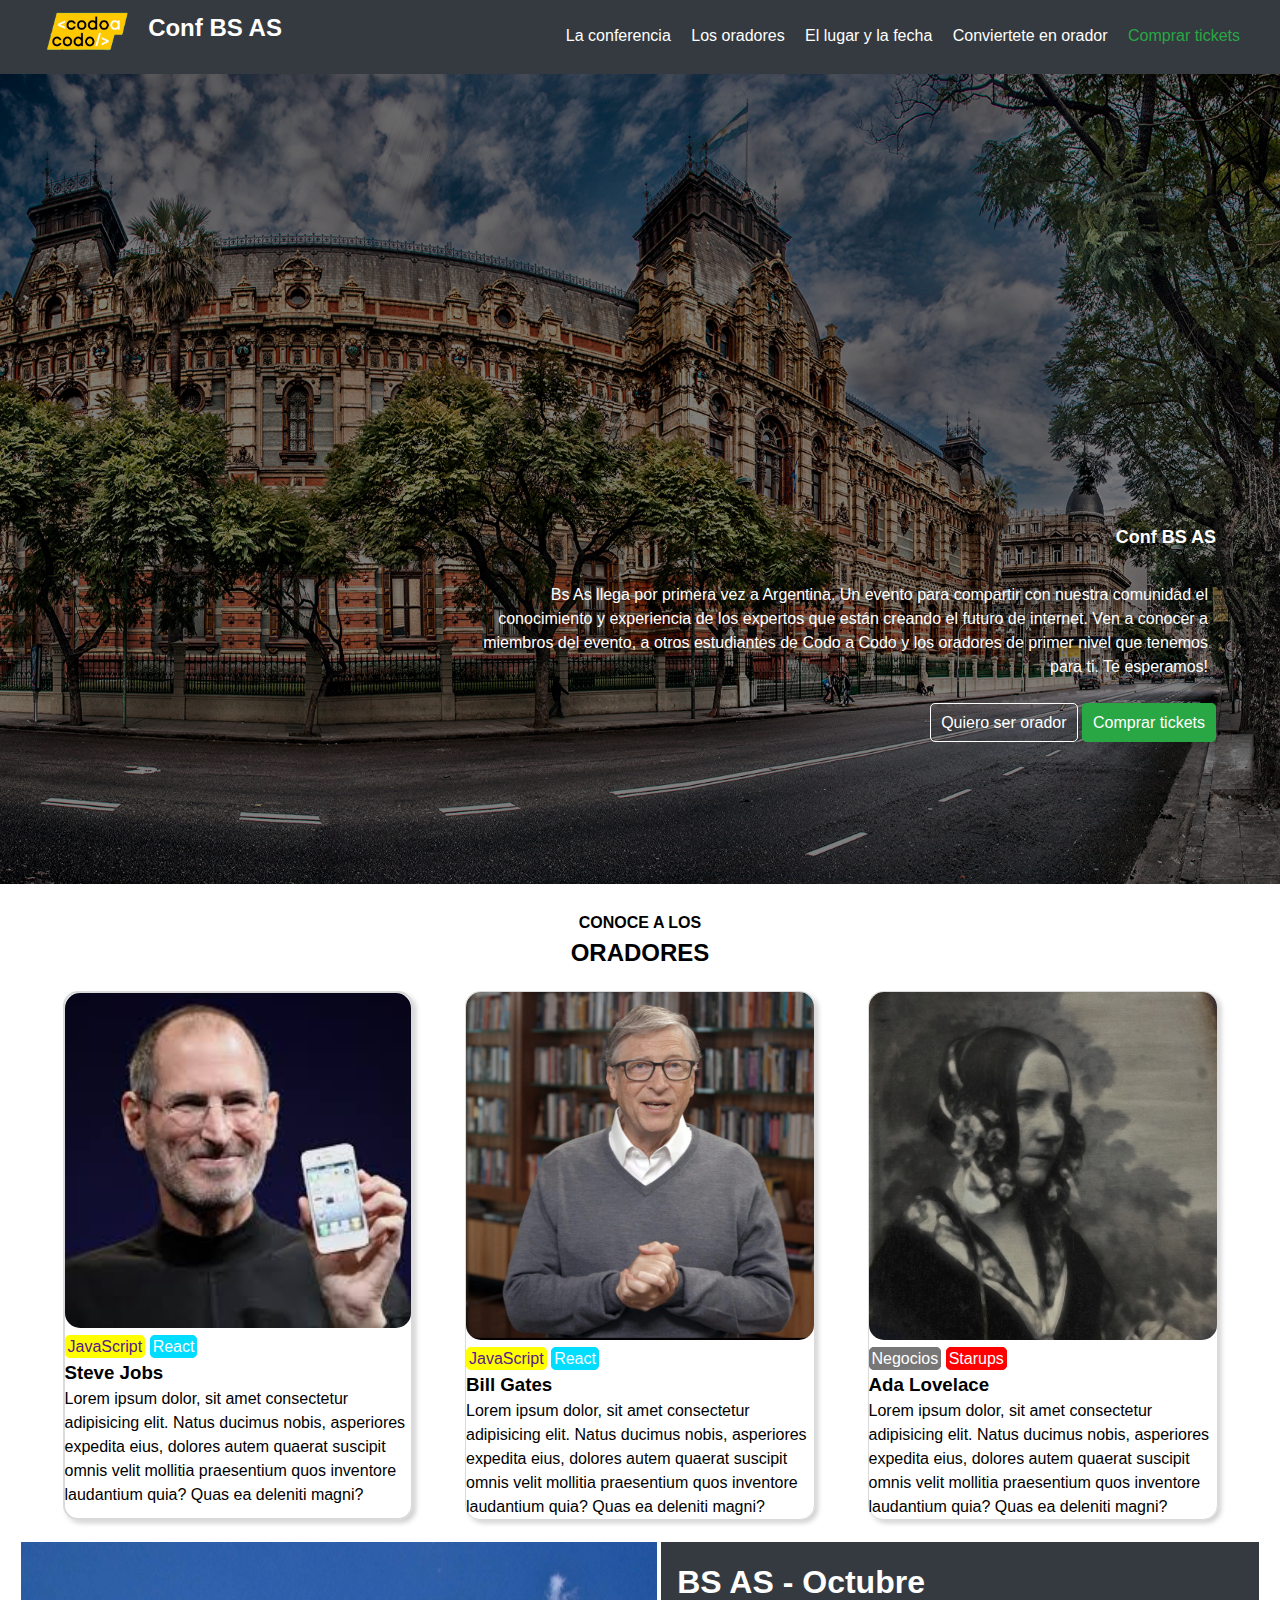
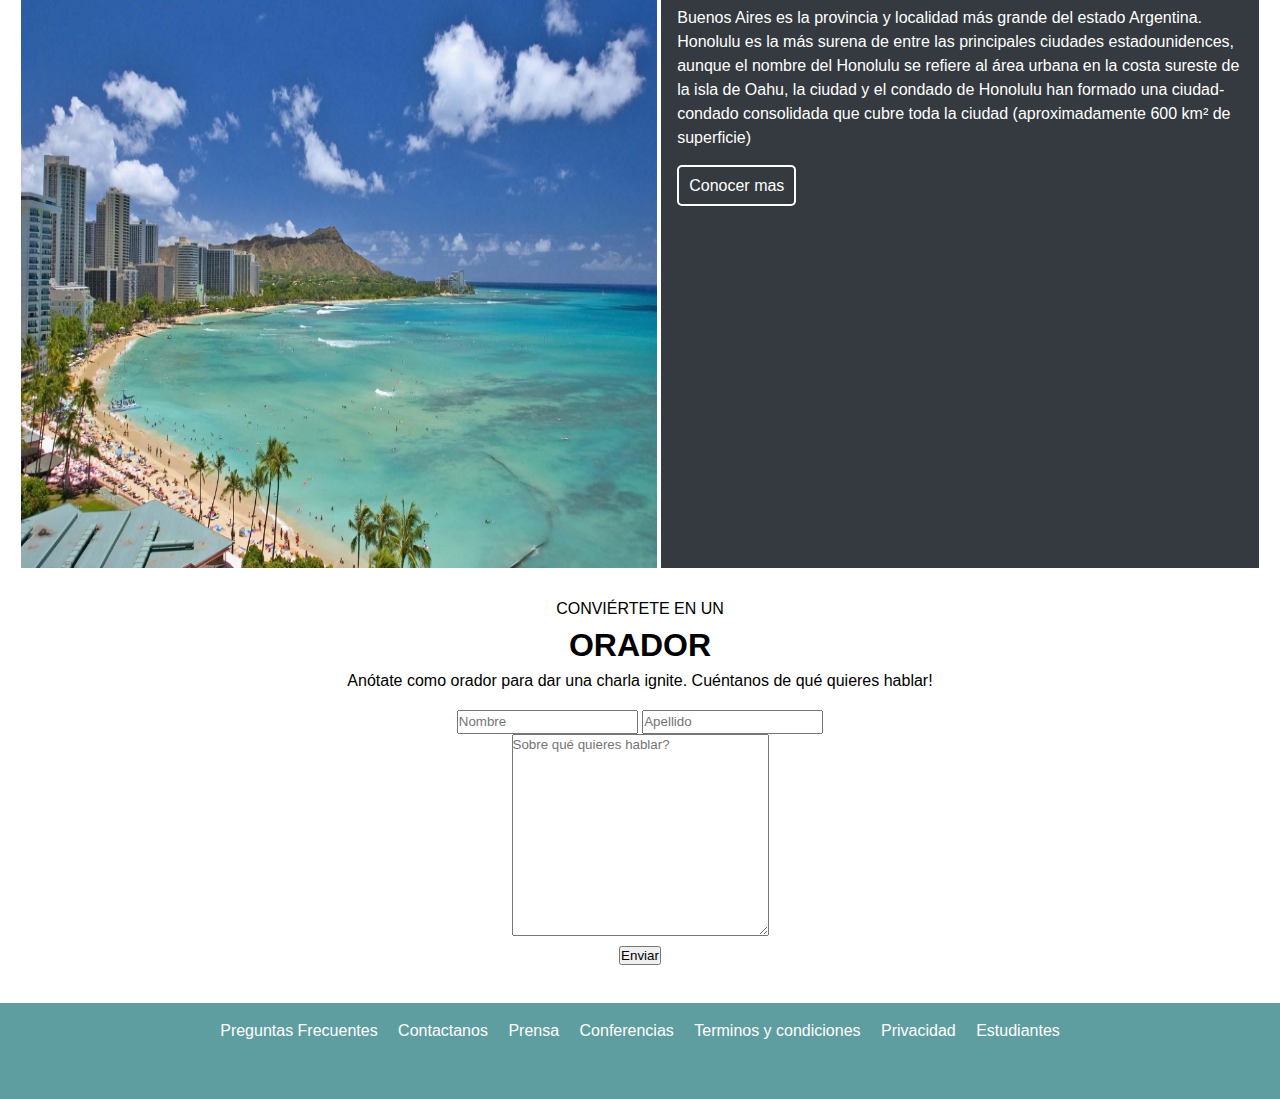
<file: Index.html>
<!DOCTYPE html>
<html lang="en">

<head>
    <meta charset="UTF-8">
    <meta name="viewport" content="width=device-width, initial-scale=1.0">
    <title>Proyecto Integrador</title>
    <link rel="shortcut icon" href="favicon.ico" type="image/x-icon">
    <link rel="stylesheet" href="./css/style.css">
</head>

<body>
    <header>
        <p>
        <div class="logo">
            <img src="./Assets/img/codoacodo.png" alt="">
            <h2> Conf BS AS</h2>
        </div>
        <nav class="logo">
            <a href=""> La conferencia</a>
            <a href="#Oradores">Los oradores</a>
            <a href="#Lugar">El lugar y la fecha</a>
            <a href="#Conviertete">Conviertete en orador</a>
            <a class="tickets" href="./Pages/Tickets.Html"> Comprar tickets</a>
        </nav>
    </header>
    <main>
        <section class="Principal">

            <img src="./Assets/img/ba1.jpg" alt="">
            <section class="textop">
                <h1>Conf BS AS</h1>
                <p>Bs As llega por primera vez a Argentina. Un evento para compartir con nuestra comunidad el conocimiento y experiencia de los expertos que están creando el futuro de internet. Ven a conocer a miembros del evento, a otros estudiantes de Codo a Codo y los oradores de primer nivel que tenemos para ti. Te esperamos!</p>
                <a href="#Oradores">Quiero ser orador</a>
                <a class="btndecolor" href="#Lugar">Comprar tickets</a>
            </section>
        </section>
    </main>
    <div class="GridContenido">
        <div class="It-1">
            <div>
                <h4>CONOCE A LOS</h4>
                <h2>ORADORES</h2>
            </div>
        
            <div class="Contenido-Tarjeta">
                <div class="tarjeta-1">
                    <img src="./Assets/img/steve.jpg" alt="">
                    <a class= "java" href="">JavaScript</a>
                    <a class= "React" href="">React</a>
                    <h3>Steve Jobs</h5>
                    <p>Lorem ipsum dolor, sit amet consectetur adipisicing elit. Natus ducimus nobis, asperiores
                        expedita eius, dolores autem quaerat suscipit omnis velit mollitia praesentium quos inventore
                        laudantium quia? Quas ea deleniti magni?</p>
                </div>
                <div class="tarjeta-2">
                    <img src="./Assets/img/bill.jpg" alt="">
                    <a class= "java" href="">JavaScript</a>
                    <a class= "React" href="">React</a>
                    <h3>Bill Gates</h3>
                    <p>Lorem ipsum dolor, sit amet consectetur adipisicing elit. Natus ducimus nobis, asperiores
                        expedita eius, dolores autem quaerat suscipit omnis velit mollitia praesentium quos inventore
                        laudantium quia? Quas ea deleniti magni?</p>
                </div>
                <div class="tarjeta-3">
                    <img src="./Assets/img/ada.jpeg" alt="">
                    <a class= "Negocios" href="">Negocios</a>
                    <a class= "Starups" href="">Starups</a>
                    <h3>Ada Lovelace</h3>
                    <p>Lorem ipsum dolor, sit amet consectetur adipisicing elit. Natus ducimus nobis, asperiores
                        expedita eius, dolores autem quaerat suscipit omnis velit mollitia praesentium quos inventore
                        laudantium quia? Quas ea deleniti magni?</p>
                </div>
    </div>
    <div class="paisaje">
        <div class="It-2">
            <img src="./Assets/img/honolulu.jpg" alt="">
        </div>
        <div class="It-3">
            <h1>BS AS - Octubre</h1>
            <p>Buenos Aires es la provincia y localidad más grande del estado Argentina. Honolulu es la más surena de entre las principales ciudades estadounidences, aunque el nombre del Honolulu se refiere al área urbana en la costa sureste de la isla de Oahu, la ciudad y el condado de Honolulu han formado una ciudad-condado consolidada que cubre toda la ciudad (aproximadamente 600 km² de superficie)</p>
            <br>
            <a href="#Lugar">Conocer mas</a>
        </div>
    </div>


    <div class="FormTitulo">
      <div>
        CONVIÉRTETE EN UN
      </div>
      <h1>ORADOR</h1>
      <p>Anótate como orador para dar una charla ignite. Cuéntanos de qué quieres hablar!</p>
    </div>

    <div class="Formulario">
        <form  action="">
            <input type="text" placeholder="Nombre" name="" id="">
            <input type="text" placeholder="Apellido">
        </form>    
        <form action="">
            <textarea name="" placeholder="Sobre qué quieres hablar?" size=100 id="" cols="30" rows="10"></textarea>
            <br>
            <input type="submit" value="Enviar" name="" id="">
         </form>
    </div>
</div>


    <footer>
        <nav class="Final">
            <a href=""> Preguntas Frecuentes</a>
            <a href="">Contactanos</a>
            <a href="">Prensa</a>
            <a href="">Conferencias</a>
            <a href="">Terminos y condiciones</a>
            <a href="">Privacidad</a>
            <a href="">Estudiantes</a>
        </nav>

    </footer>

</body>

</html>
</file>
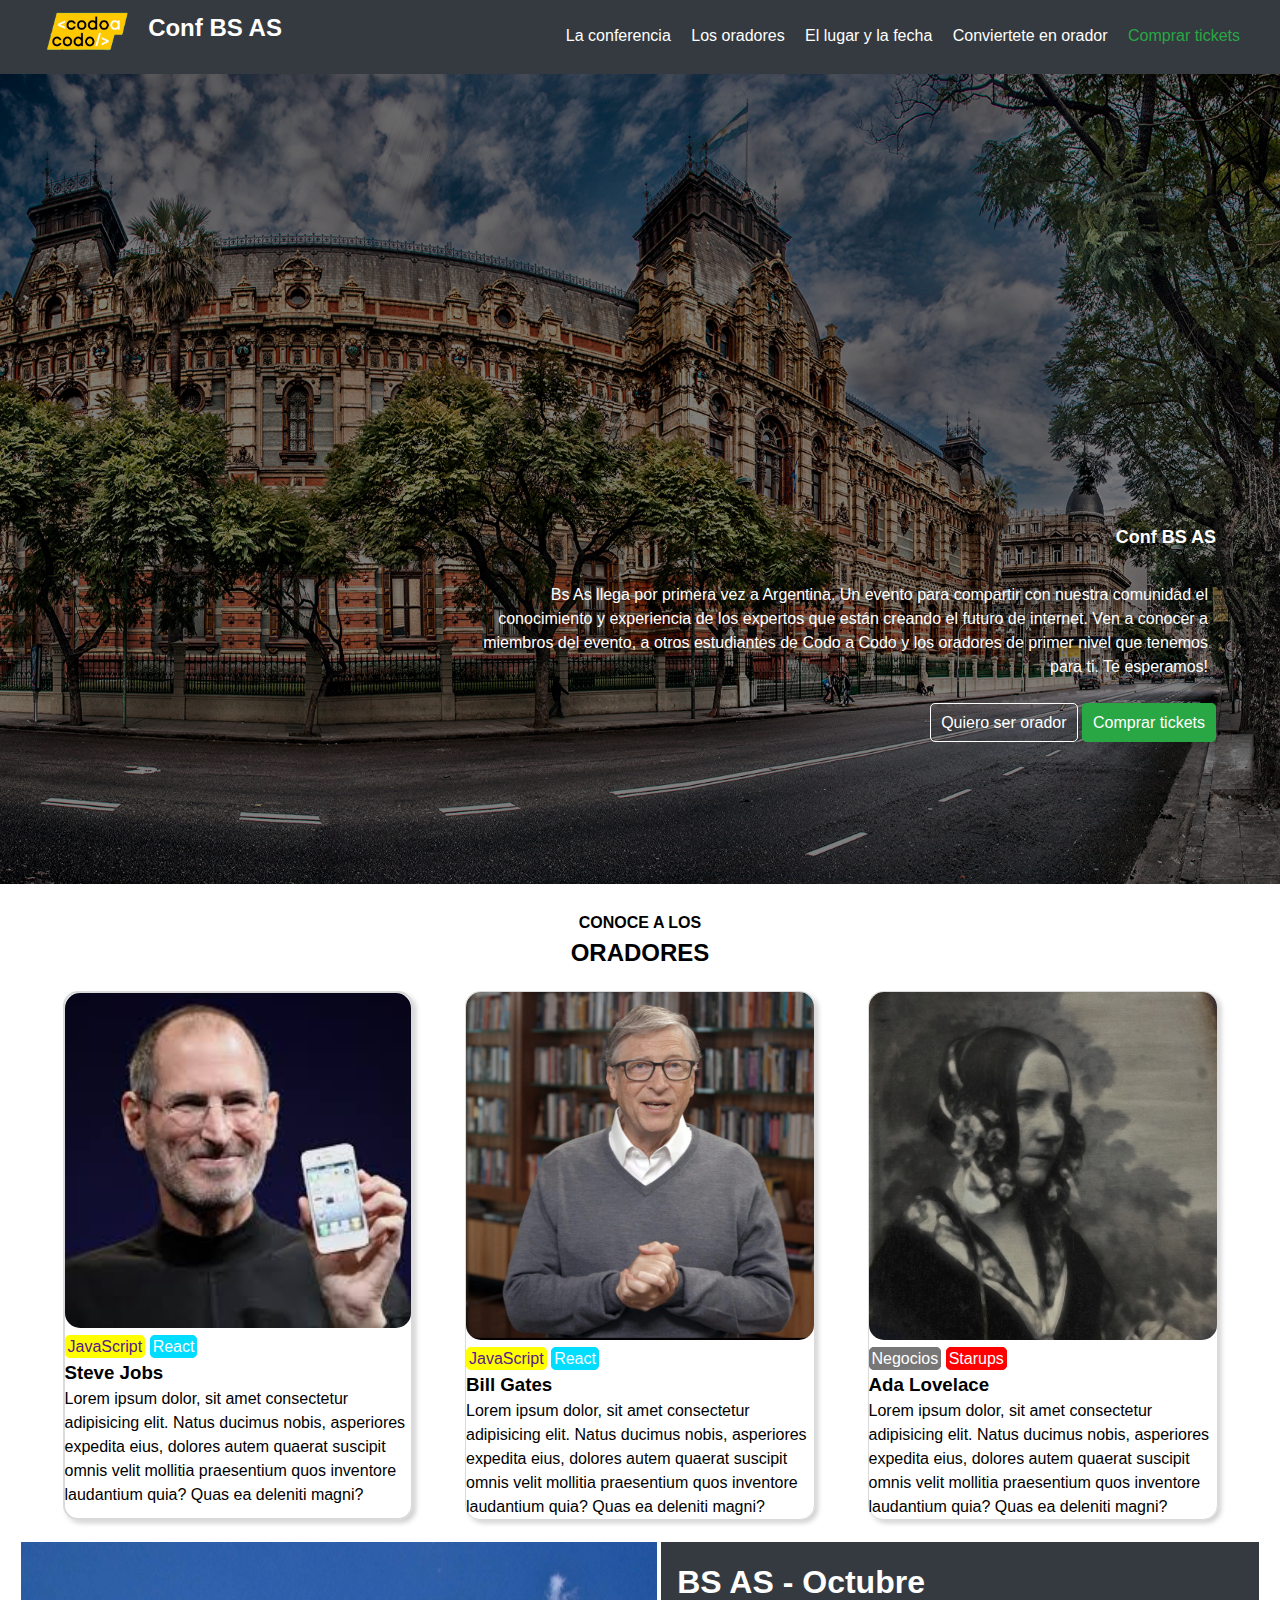
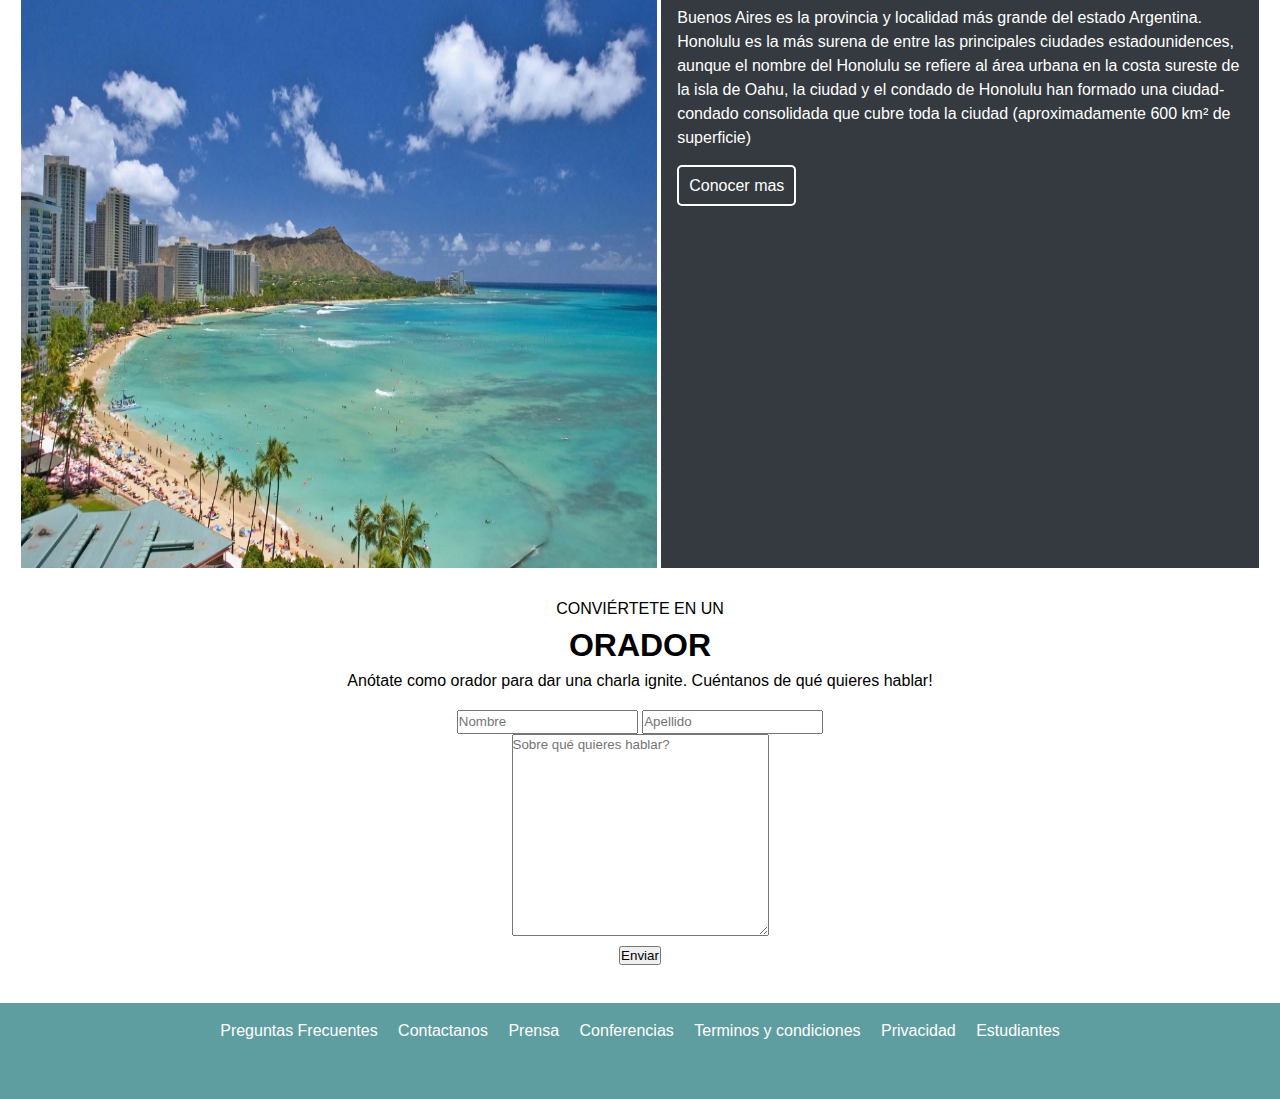
<file: index.html>
<!DOCTYPE html>
<html lang="en">

<head>
    <meta charset="UTF-8">
    <meta name="viewport" content="width=device-width, initial-scale=1.0">
    <title>Proyecto Integrador</title>
    <link rel="shortcut icon" href="favicon.ico" type="image/x-icon">
    <link rel="stylesheet" href="./css/style.css">
</head>

<body>
    <header>
        <p>
        <div class="logo">
            <img src="./Assets/img/codoacodo.png" alt="">
            <h2> Conf BS AS</h2>
        </div>
        <nav class="logo">
            <a href=""> La conferencia</a>
            <a href="#Oradores">Los oradores</a>
            <a href="#Lugar">El lugar y la fecha</a>
            <a href="#Conviertete">Conviertete en orador</a>
            <a class="tickets" href="./Pages/tickets.Html"> Comprar tickets</a>
        </nav>
    </header>
    <main>
        <section class="Principal">

            <img src="./Assets/img/ba1.jpg" alt="">
            <section class="textop">
                <h1>Conf BS AS</h1>
                <p>Bs As llega por primera vez a Argentina. Un evento para compartir con nuestra comunidad el conocimiento y experiencia de los expertos que están creando el futuro de internet. Ven a conocer a miembros del evento, a otros estudiantes de Codo a Codo y los oradores de primer nivel que tenemos para ti. Te esperamos!</p>
                <a href="#Oradores">Quiero ser orador</a>
                <a class="btndecolor" href="./Pages/tickets.Html">Comprar tickets</a>
            </section>
        </section>
    </main>
    <div class="GridContenido">
        <div class="It-1">
            <div>
                <h4>CONOCE A LOS</h4>
                <h2>ORADORES</h2>
            </div>
        
            <div class="Contenido-Tarjeta">
                <div class="tarjeta-1">
                    <img src="./Assets/img/steve.jpg" alt="">
                    <a class= "java" href="">JavaScript</a>
                    <a class= "React" href="">React</a>
                    <h3>Steve Jobs</h5>
                    <p>Lorem ipsum dolor, sit amet consectetur adipisicing elit. Natus ducimus nobis, asperiores
                        expedita eius, dolores autem quaerat suscipit omnis velit mollitia praesentium quos inventore
                        laudantium quia? Quas ea deleniti magni?</p>
                </div>
                <div class="tarjeta-2">
                    <img src="./Assets/img/bill.jpg" alt="">
                    <a class= "java" href="">JavaScript</a>
                    <a class= "React" href="">React</a>
                    <h3>Bill Gates</h3>
                    <p>Lorem ipsum dolor, sit amet consectetur adipisicing elit. Natus ducimus nobis, asperiores
                        expedita eius, dolores autem quaerat suscipit omnis velit mollitia praesentium quos inventore
                        laudantium quia? Quas ea deleniti magni?</p>
                </div>
                <div class="tarjeta-3">
                    <img src="./Assets/img/ada.jpeg" alt="">
                    <a class= "Negocios" href="">Negocios</a>
                    <a class= "Starups" href="">Starups</a>
                    <h3>Ada Lovelace</h3>
                    <p>Lorem ipsum dolor, sit amet consectetur adipisicing elit. Natus ducimus nobis, asperiores
                        expedita eius, dolores autem quaerat suscipit omnis velit mollitia praesentium quos inventore
                        laudantium quia? Quas ea deleniti magni?</p>
                </div>
    </div>
    <div class="paisaje">
        <div class="It-2">
            <img src="./Assets/img/honolulu.jpg" alt="">
        </div>
        <div class="It-3">
            <h1>BS AS - Octubre</h1>
            <p>Buenos Aires es la provincia y localidad más grande del estado Argentina. Honolulu es la más surena de entre las principales ciudades estadounidences, aunque el nombre del Honolulu se refiere al área urbana en la costa sureste de la isla de Oahu, la ciudad y el condado de Honolulu han formado una ciudad-condado consolidada que cubre toda la ciudad (aproximadamente 600 km² de superficie)</p>
            <br>
            <a href="#Lugar">Conocer mas</a>
        </div>
    </div>


    <div class="FormTitulo">
      <div>
        CONVIÉRTETE EN UN
      </div>
      <h1>ORADOR</h1>
      <p>Anótate como orador para dar una charla ignite. Cuéntanos de qué quieres hablar!</p>
    </div>

    <div class="Formulario">
        <form  action="">
            <input type="text" placeholder="Nombre" name="" id="">
            <input type="text" placeholder="Apellido">
        </form>    
        <form action="">
            <textarea name="" placeholder="Sobre qué quieres hablar?" size=100 id="" cols="30" rows="10"></textarea>
            <br>
            <input type="submit" value="Enviar" name="" id="">
         </form>
    </div>
</div>


    <footer>
        <nav class="Final">
            <a href=""> Preguntas Frecuentes</a>
            <a href="">Contactanos</a>
            <a href="">Prensa</a>
            <a href="">Conferencias</a>
            <a href="">Terminos y condiciones</a>
            <a href="">Privacidad</a>
            <a href="">Estudiantes</a>
        </nav>

    </footer>

</body>

</html>
</file>
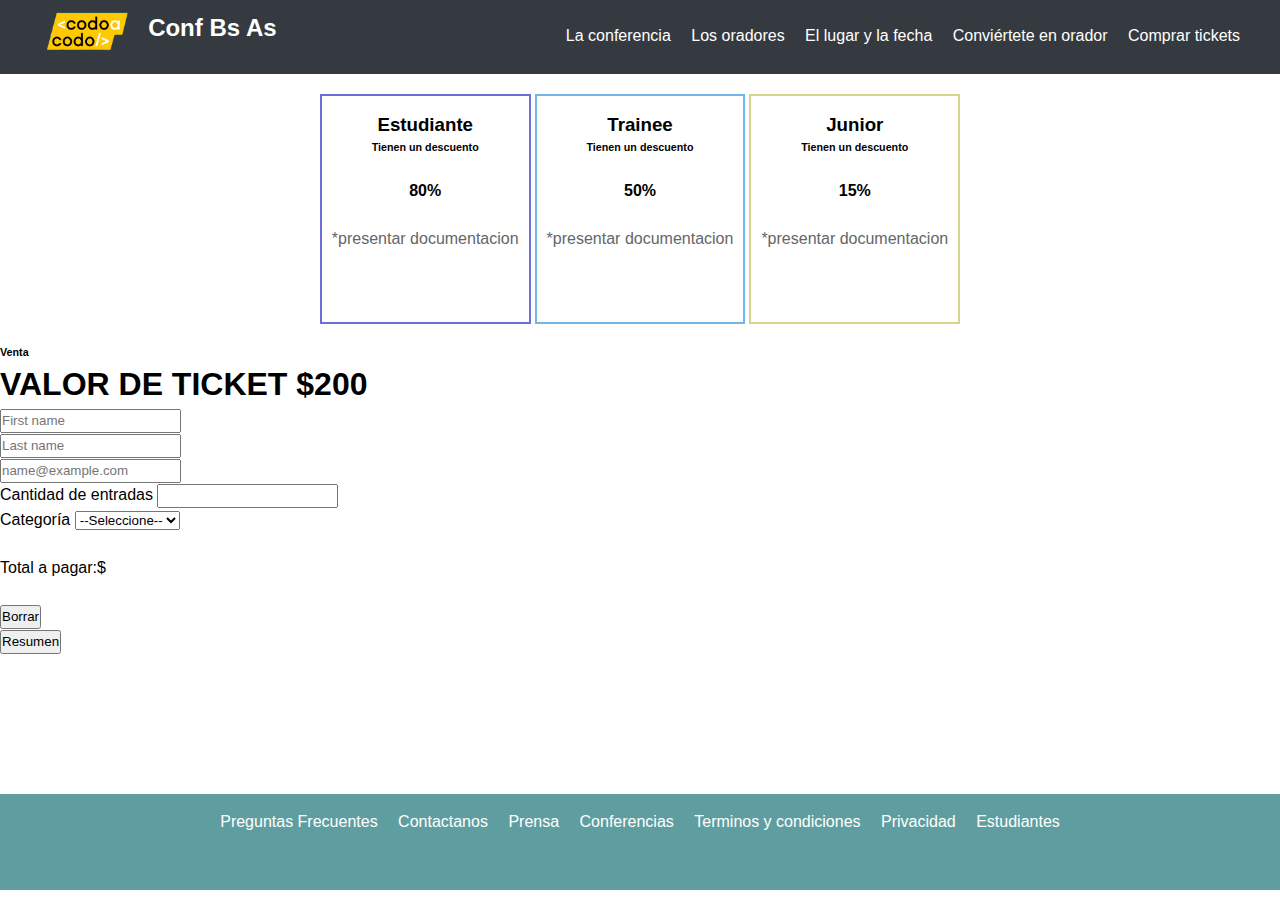
<file: Pages/Tickets.Html>
<!DOCTYPE html>
<html lang="en">

<head>
    <meta charset="UTF-8">
    <meta name="viewport" content="width=device-width, initial-scale=1.0">
    <link rel="shortcut icon" href="../favicon.ico" type="image/x-icon">
    <link rel="stylesheet" href="../css/style-tickets.css">
    <title>tickets</title>
</head>

<body>
    <header>
        <div class="logo">
            <img src="../Assets/img/codoacodo.png" alt="">
            <h2>Conf Bs As</h2>
        </div>
        <nav>
            <a href="#">La conferencia</a>
            <a href="#oradores">Los oradores</a>
            <a href="#lugar">El lugar y la fecha</a>
            <a href="#conviertete">Conviértete en orador</a>
            <a class="ticket" href="./Tickets.Html">Comprar tickets</a>
            <link href="https://cdn.jsdelivr.net/npm/bootstrap@5.2.2/dist/css/bootstrap.min.css" rel="stylesheet"
        integrity="sha384-Zenh87qX5JnK2Jl0vWa8Ck2rdkQ2Bzep5IDxbcnCeuOxjzrPF/et3URy9Bv1WTRi" crossorigin="anonymous">
        </nav>
    </header>

    <body>
        <div class="grid-container">
            <div class="Opciones">
                <div class="Box1">
                    <h3>Estudiante</h3>
                    
                    <h6>Tienen un descuento </h6>
                    <br>
                    <h4>80%</h4>
                    <br>
                    <p>*presentar documentacion</p>
                    

                </div>
                <div class="Box2">
                    <h3>Trainee</h3>
                 
                    <h6>Tienen un descuento </h6>
                    <br>
                    <h4>50%</h4>
                    <br>
                    <p>*presentar documentacion</p>

                </div>
                <div class="Box3">
                    <h3>Junior</h3>
                   
                    <h6>Tienen un descuento </h6>
                    <br>
                    <h4>15%</h4>
                    <br>
                    <p>*presentar documentacion</p>

                </div>



            </div>
            <div class="formulario">
                <section>
                    <h6 class="text-center">Venta</h6>
                    <h1 class="text-center">VALOR DE TICKET $200</h1>
                    <form action="" class="container-fluid" style="width: 63%">
                        <div class="row mb-4">
                            <div class="col">
                                <input id="Nombre" name="Nombre" type="text" class="form-control"
                                    placeholder="First name" aria-label="First name" required>
                            </div>
                            <div class="col">
                                <input id="apellido" type="text" class="form-control" placeholder="Last name"
                                    aria-label="Last name" required>
                            </div>
                        </div>
                        <div class="mb-3">
                            <input id="mail" type="email" class="form-control" placeholder="name@example.com" required>
                        </div>
                        <div class="row">
                            <div class="col">
                                <label for="Cantidad">Cantidad de entradas</label>
                                <input id="Cantidad" type="number" class="form-control" placeholder="">
                            </div>
                            <div class="col">
                                <label for="Categoria">Categoría</label>
                                <select id="Categoria" class="form-select" aria-label="Default select example">
                                    <option selected="">--Seleccione--</option>
                                    <option value="0">Sin Categoria</option>
                                    <option value="1">Estudiante</option>
                                    <option value="2">Trainee</option>
                                    <option value="3">Junior</option>
                                </select>
                            </div>
                        </div>
                        <br>
                        <div class="alert alert-primary" role="alert">
                            Total a pagar:$ <span id="TotalPagar"></span>
                        </div>
                        <br>
                        <div class="row">
                            <div class="d-grid col-6 mx-auto;">
                                <button class="btn btn-success" id="btnClear" type="reset">Borrar</button>
                            </div>
                            <div class="d-grid col-6 mx-auto">
                                <button class="btn btn-success" id="BotonResumen" type="button">Resumen</button>
                            </div>
                        </div>
                        <br>
                        <br>

                    </form>
                </section>
            </div>
        </div>
    </body>
    <footer>
        <nav class="Final">
            <a href=""> Preguntas Frecuentes</a>
            <a href="">Contactanos</a>
            <a href="">Prensa</a>
            <a href="">Conferencias</a>
            <a href="">Terminos y condiciones</a>
            <a href="">Privacidad</a>
            <a href="">Estudiantes</a>
        </nav>

    </footer>

    <script src="../js/js.js"></script>
</body>

</html>
</file>
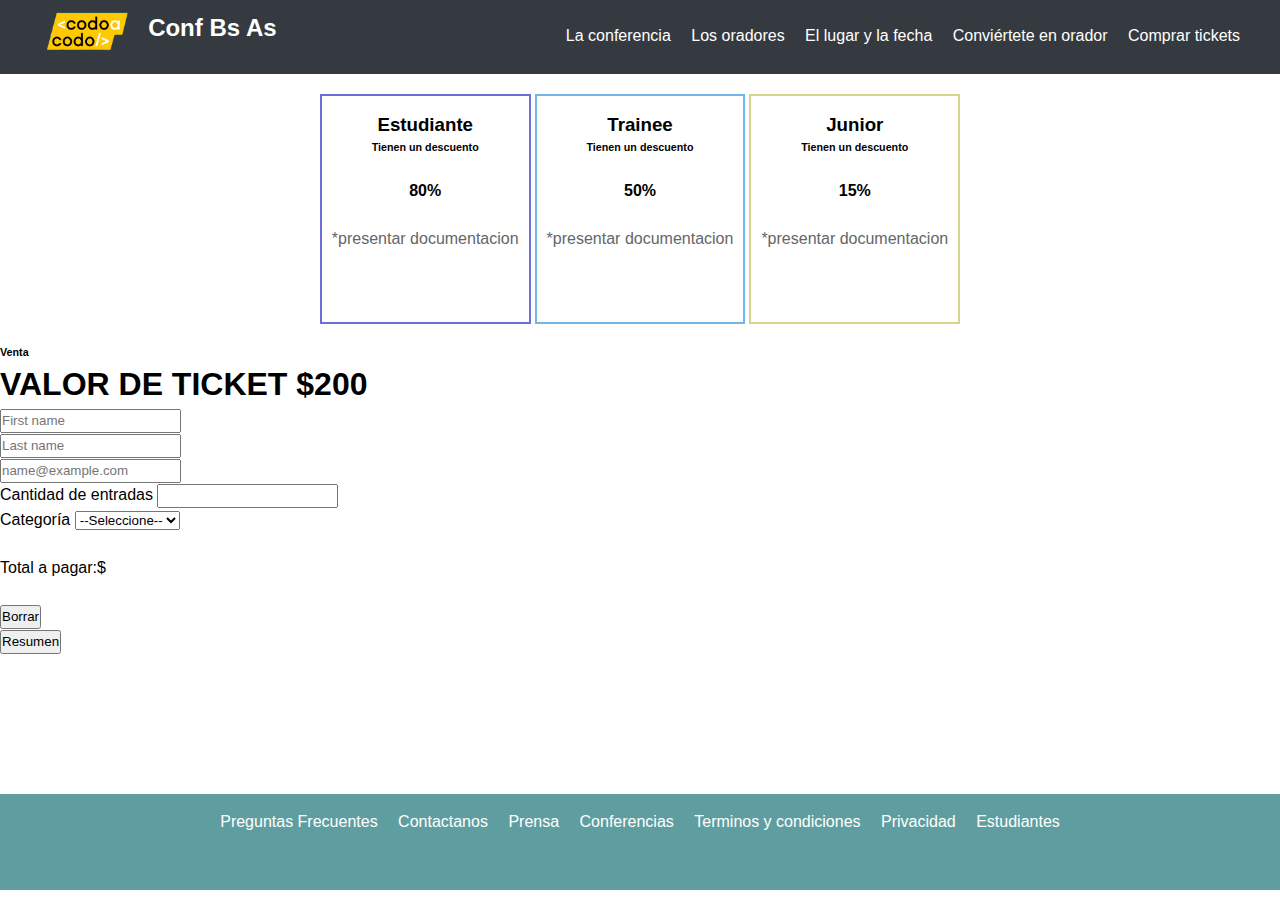
<file: Pages/tickets.Html>
<!DOCTYPE html>
<html lang="en">

<head>
    <meta charset="UTF-8">
    <meta name="viewport" content="width=device-width, initial-scale=1.0">
    <link rel="shortcut icon" href="../favicon.ico" type="image/x-icon">
    <link rel="stylesheet" href="../css/style-tickets.css">
    <title>tickets</title>
</head>

<body>
    <header>
        <div class="logo">
            <img src="../Assets/img/codoacodo.png" alt="">
            <h2>Conf Bs As</h2>
        </div>
        <nav>
            <a href="#">La conferencia</a>
            <a href="#oradores">Los oradores</a>
            <a href="#lugar">El lugar y la fecha</a>
            <a href="#conviertete">Conviértete en orador</a>
            <a class="ticket" href="./tickets.Html">Comprar tickets</a>
            <link href="https://cdn.jsdelivr.net/npm/bootstrap@5.2.2/dist/css/bootstrap.min.css" rel="stylesheet"
        integrity="sha384-Zenh87qX5JnK2Jl0vWa8Ck2rdkQ2Bzep5IDxbcnCeuOxjzrPF/et3URy9Bv1WTRi" crossorigin="anonymous">
        </nav>
    </header>

    <body>
        <div class="grid-container">
            <div class="Opciones">
                <div class="Box1">
                    <h3>Estudiante</h3>
                    
                    <h6>Tienen un descuento </h6>
                    <br>
                    <h4>80%</h4>
                    <br>
                    <p>*presentar documentacion</p>
                    

                </div>
                <div class="Box2">
                    <h3>Trainee</h3>
                 
                    <h6>Tienen un descuento </h6>
                    <br>
                    <h4>50%</h4>
                    <br>
                    <p>*presentar documentacion</p>

                </div>
                <div class="Box3">
                    <h3>Junior</h3>
                   
                    <h6>Tienen un descuento </h6>
                    <br>
                    <h4>15%</h4>
                    <br>
                    <p>*presentar documentacion</p>

                </div>



            </div>
            <div class="formulario">
                <section>
                    <h6 class="text-center">Venta</h6>
                    <h1 class="text-center">VALOR DE TICKET $200</h1>
                    <form action="" class="container-fluid" style="width: 63%">
                        <div class="row mb-4">
                            <div class="col">
                                <input id="Nombre" name="Nombre" type="text" class="form-control"
                                    placeholder="First name" aria-label="First name" required>
                            </div>
                            <div class="col">
                                <input id="apellido" type="text" class="form-control" placeholder="Last name"
                                    aria-label="Last name" required>
                            </div>
                        </div>
                        <div class="mb-3">
                            <input id="mail" type="email" class="form-control" placeholder="name@example.com" required>
                        </div>
                        <div class="row">
                            <div class="col">
                                <label for="Cantidad">Cantidad de entradas</label>
                                <input id="Cantidad" type="number" class="form-control" placeholder="">
                            </div>
                            <div class="col">
                                <label for="Categoria">Categoría</label>
                                <select id="Categoria" class="form-select" aria-label="Default select example">
                                    <option selected="">--Seleccione--</option>
                                    <option value="0">Sin Categoria</option>
                                    <option value="1">Estudiante</option>
                                    <option value="2">Trainee</option>
                                    <option value="3">Junior</option>
                                </select>
                            </div>
                        </div>
                        <br>
                        <div class="alert alert-primary" role="alert">
                            Total a pagar:$ <span id="TotalPagar"></span>
                        </div>
                        <br>
                        <div class="row">
                            <div class="d-grid col-6 mx-auto;">
                                <button class="btn btn-success" id="btnClear" type="reset">Borrar</button>
                            </div>
                            <div class="d-grid col-6 mx-auto">
                                <button class="btn btn-success" id="BotonResumen" type="button">Resumen</button>
                            </div>
                        </div>
                        <br>
                        <br>

                    </form>
                </section>
            </div>
        </div>
    </body>
    <footer>
        <nav class="Final">
            <a href=""> Preguntas Frecuentes</a>
            <a href="">Contactanos</a>
            <a href="">Prensa</a>
            <a href="">Conferencias</a>
            <a href="">Terminos y condiciones</a>
            <a href="">Privacidad</a>
            <a href="">Estudiantes</a>
        </nav>

    </footer>

    <script src="../js/js.js"></script>
</body>

</html>
</file>
<file: css/style.css>
:root {
    --bgcolor: #353a40;
    --textcolor: white;
    --bgboton: #29A744;
}

* {
    padding: 0;
    margin: 0;
    box-sizing: border-box;
    font-family: 'Poppins', sans-serif;
    line-height: 1.5em;
}

header {
    background-color: var(--bgcolor);
    height: 4.6em;
    width: 100%;
    color: var(--textcolor);

    .logo {
        display: inline-block;

        & img {
            height: 4em;
            vertical-align: middle;
            margin-left: 2em
        }

        & h2 {
            display: inline-block;
        }

    }

    & nav {
        float: right;
        text-align: right;
        padding: 1.5em 2em;

        & a {
            text-decoration: none;
            color: var(--textcolor);
            margin: 0 .5em;
        }

        .tickets {
            color: var(--bgboton);
        }
    }
}

/* Imagenes Main */
main {
    .Principal {
        position: relative;
        width: 100%;
        & img {
            filter: brightness(0.5);
            height: 90vh;
            width: 100%;
            
        }
        .textop {
            position: absolute;
            top: 50vh;
            text-align: right;
            width: 60%;
            right: 4em;
            color: var(--textcolor);
            & h1{
                font-size: large;
            }
            & p {
                margin: 2em 0.5em;
            }
            & a {
                border: 1px solid var(--textcolor);
                border-radius: 5px;
                text-decoration: none;
                padding: 10px 10px;
                color: white;
            }
            & .btndecolor {
                border: 1px solid var(--bgboton);
                background-color: var(--bgboton);
            }
        }
    }
}
/* Imagenes Main */


/* Tarjetas */
.GridContenido {
    display: grid;
    grid-template-areas: "Orador Orador";
    grid-template-columns: 50% 50%;
    grid-template-rows: auto auto auto;
    & h4,h2 {
        text-align: center;
    }

    .It-1{
        grid-area: Orador;
        padding: 20px 10px;
        
        .Contenido-Tarjeta{
            display: flex;
            flex-flow: row wrap;
            justify-content: space-evenly;
            margin: 20px 0px;
            border-radius: 15px;
            
            .tarjeta-1{
                width: 350px;
                border: 2px solid rgba(164,164,164,0.41);
                border-radius: 15px;
                box-shadow: -3px -3px 7px #ffffff, 3px 3px 5px #ceced1;
                & img {
                   width: 100%;
                   border-radius: 15px;
                }
            }
            .tarjeta-2{
                width: 350px;
                border: 1px solid rgba(164,164,164,0.41);
                border-radius: 15px;
                box-shadow: -3px -3px 7px #ffffff, 3px 3px 5px #ceced1;
                & img {
                   width: 100%;
                   border-radius: 15px;
                }
            }
            .tarjeta-3 {
                width: 350px;
                border: 1px solid rgba(164,164,164,0.41);
                border-radius: 15px;
                box-shadow: -3px -3px 7px #ffffff, 3px 3px 5px #ceced1;
                & img {
                   width: 100%;
                   border-radius: 15px;
                }
            }
            .java{
                text-decoration: none;
                padding: 2px 2px;
                background-color: yellow;
                border: 1px solid yellow;
                border-radius: 5px; 
            }
            .React{
                text-decoration: none;
                padding: 2px 2px;
                background-color: rgb(0, 221, 255);
                border: 1px solid rgb(0, 221, 255);
                border-radius: 5px; 
                color: var(--textcolor);
            }
            .Starups{
                text-decoration: none;
                padding: 2px 2px;
                background-color: rgb(255, 0, 0);
                border: 1px solid rgb(255, 0, 0);
                border-radius: 5px; 
                color: var(--textcolor);
            }
            .Negocios{
                text-decoration: none;
                padding: 2px 2px;
                background-color: rgb(119, 119, 119);
                border: 1px solid rgb(118, 118, 118);
                border-radius: 5px; 
                color: var(--textcolor);
            }
        }
    }
/* Tarjetas */

/* Paisaje */
.paisaje{
    display: flex;
    flex-flow: row wrap;
    justify-content: center;
    margin: 20px 0px;
    border-radius: 15px;
    
   
    }
    .It-2{
         grid-area: Paisaje;
         order: 1;
         & img {
            width: 50vw;
            height: 70vh;
            border: 2px solid var(--textcolor);
        }
    }    
    .It-3{
        order: 2;
        width: 47vw;
        height: 70vh;
        background-color: var(--bgcolor);
        color: var(--textcolor);
        padding: 1em;
        border: 2px solid var(--textcolor);
        & a{
            text-decoration: none;
            color: var(--textcolor);
            padding: 10px 10px;
            border: 2px solid var(--textcolor);
            border-radius: 5px;
        }
    }
    /* Paisaje */
    /* Formulario */
    .FormTitulo {
        display: flex;
        flex-direction: column;
        align-items: center;
    }
    
    .Formulario{
        text-align: center;
        border: none;
        padding: 1rem;
    }

}
    /* Formulario */
    footer{
        background-color: cadetblue;
        height: 6em;
        width: 100vw;
        
        & nav {
            text-align: center;
            justify-content: space-evenly;
            padding: 1em 2em;
    
    
            & a {
                text-decoration: none;
                color: var(--textcolor);
                margin: 2em .5em;
            }
        }
    }

@media screen and (max-width: 700px){
    .header{
        height: 20rem;
        width: 100%;
        align-items: left;
        
    }

.logo{background-color: #353a40;
text-align: left;}    

& .textop{
    margin: -12rem auto;
    height: 20rem;
    
   & p{
        width: 80%;
        top: 58vh;}
   & a{
        display: grid;
        padding: 5px 10px;
    } 
    .It-3{
        & img{
            width: 100vw;
        }
    }
 }  

   .paisaje {
    display: flex;
    flex-flow: row wrap;
    margin: 20px -10px;
    border-radius: 15px;
    justify-content: space-evenly;
    .It-2 {
        height: 50vh;
        width: 100vw;
        & img {
            width: 100vw;height: 50vh;
        }
    }
    
    .It-3 {
        width: 100vw;
        height: 60vh;}

   
    


}}
</file>
<file: css/style-tickets.css>
:root {
    --bgcolor: #353a40;
    --textcolor: white;
    --bgboton: #29A744;
}

* {
    padding: 0;
    margin: 0;
    box-sizing: border-box;
    font-family: 'Poppins', sans-serif;
    line-height: 1.5em;
}

header {
    background-color: var(--bgcolor);
    height: 4.6em;
    width: 100%;
    color: var(--textcolor);

    .logo {
        display: inline-block;

        & img {
            height: 4em;
            vertical-align: middle;
            margin-left: 2em
        }

        & h2 {
            display: inline-block;
        }

    }

    & nav {
        float: right;
        text-align: right;
        padding: 1.5em 2em;

        & a {
            text-decoration: none;
            color: var(--textcolor);
            margin: 0 .5em;
        }

        .tickets {
            color: var(--bgboton);
        }
    }
}

grid-container{
    border: 1px solid red;
    display: grid;
    grid-template-areas:"opciones"
                        "formulario"    
}

.Opciones{
    grid-area: "opciones";
    display: flex;
    text-align: center;
    justify-content: center;
    height: 30vh;
    vertical-align: middle;

    & p {color: #63666a;}

    & .Box1,.Box2,.Box3{text-align: center;
    margin: 20px 2px;
    padding: 15px 10px;}
}
.Box1{
    border: 2px solid rgb(110, 110, 215);
}
.Box2{
    border: 2px solid rgb(109, 184, 231);
}
.Box3{
    border: 2px solid rgb(212, 212, 138);;
}



.formulario{
    grid-area: "formulario";
    height: 50vh;
}










footer{
    background-color: cadetblue;
    height: 6em;
    width: 100vw;
    
    & nav {
        text-align: center;
        justify-content: space-evenly;
        padding: 1em 2em;


        & a {
            text-decoration: none;
            color: var(--textcolor);
            margin: 2em .5em;
        }
    }
}
</file>
